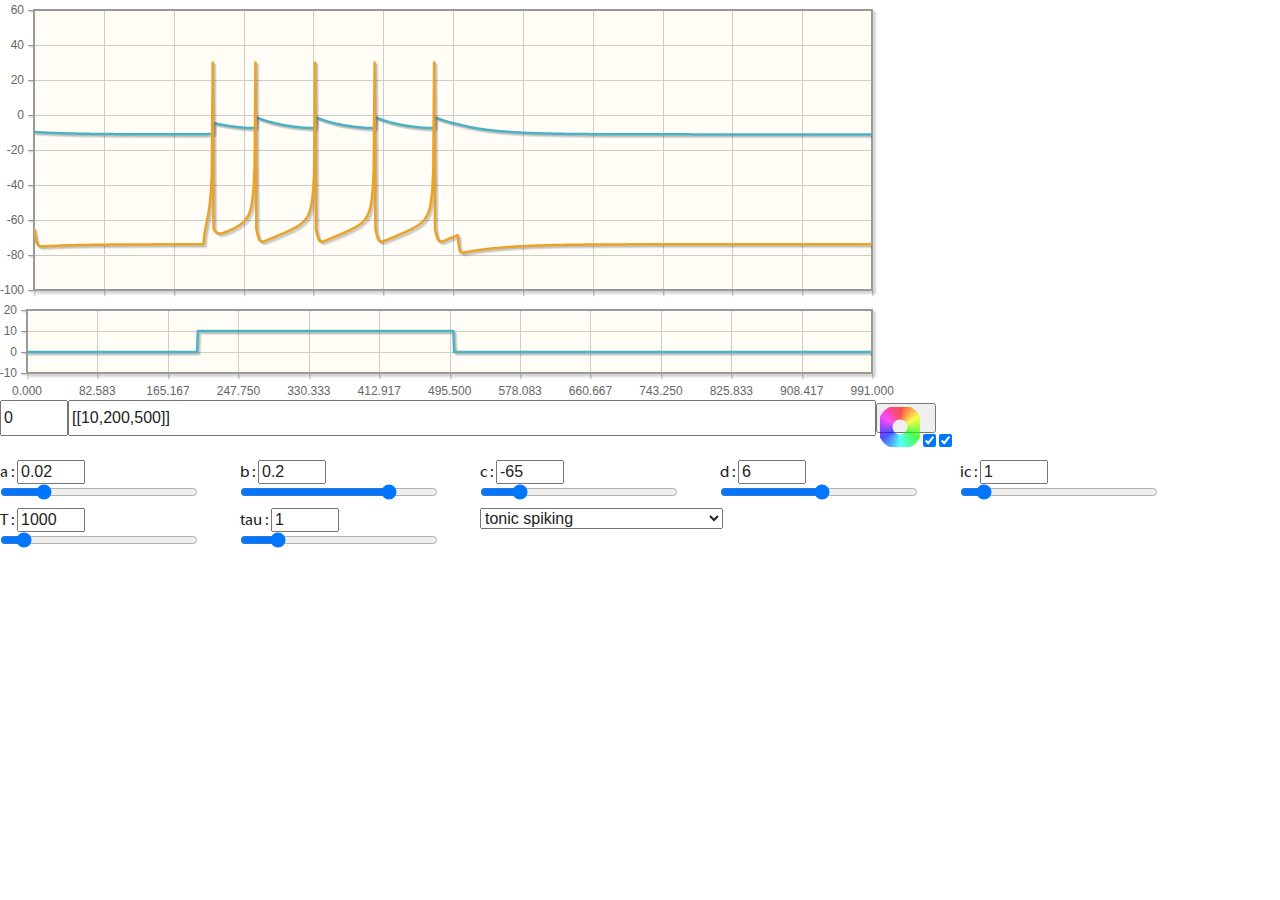
<file: index.html>
<!doctype html>
<!-- paulirish.com/2008/conditional-stylesheets-vs-css-hacks-answer-neither/ -->
<!--[if lt IE 7]> <html class="no-js lt-ie9 lt-ie8 lt-ie7" lang="en"> <![endif]-->
<!--[if IE 7]>    <html class="no-js lt-ie9 lt-ie8" lang="en"> <![endif]-->
<!--[if IE 8]>    <html class="no-js lt-ie9" lang="en"> <![endif]-->
<!-- Consider adding a manifest.appcache: h5bp.com/d/Offline -->
<!--[if gt IE 8]><!--> <html class="no-js" lang="en"> <!--<![endif]-->
<head>
  <meta charset="utf-8">

  <meta http-equiv="X-UA-Compatible" content="IE=edge,chrome=1">

  <title></title>
  <meta name="description" content="">

  <meta name="viewport" content="width=device-width">

  <link rel="stylesheet" href="css/style.css">
  <link rel="stylesheet" type="text/css" href="css/jquery.jqplot.css" />

  <script src="js/libs/modernizr-2.5.3.min.js"></script>
</head>
<body>

	<div style="width:900px;">
		<div id="chartdiv"></div>

		<div id="chartdiv2"></div>
	</div>
	
	<div id="phasechartdiv">
		<canvas id="phaseCanvas" width="400" height="400">
		</canvas>
		<canvas id="compasCanvas" width="40" height="40">
		</canvas>
		<input id="refreshBounds" value="checked" checked="true" type="checkbox"></input>
		<input id="showU" value="checked" checked="true" type="checkbox"></input>
	</div>
	
	<div id="inputControl"> 

	</div>

	<div id="sliders"> 

	</div>



  <footer>

  </footer>


  <!-- JavaScript at the bottom for fast page loading -->

<script src="js/libs/jquery-1.7.1.min.js"></script>

<script language="javascript" type="text/javascript" src="js/libs/jquery.jqplot.js"></script>


<script type="text/javascript" src="js/libs/plugins/jqplot.canvasTextRenderer.min.js"></script>
<script type="text/javascript" src="js/libs/plugins/jqplot.canvasAxisLabelRenderer.min.js"></script>

  <!-- scripts concatenated and minified via build script -->
  <script src="js/plugins.js"></script>
  <script src="js/solver.js"></script>
  <script src="js/script.js"></script>
  <!-- end scripts -->


</body>
</html>
</file>
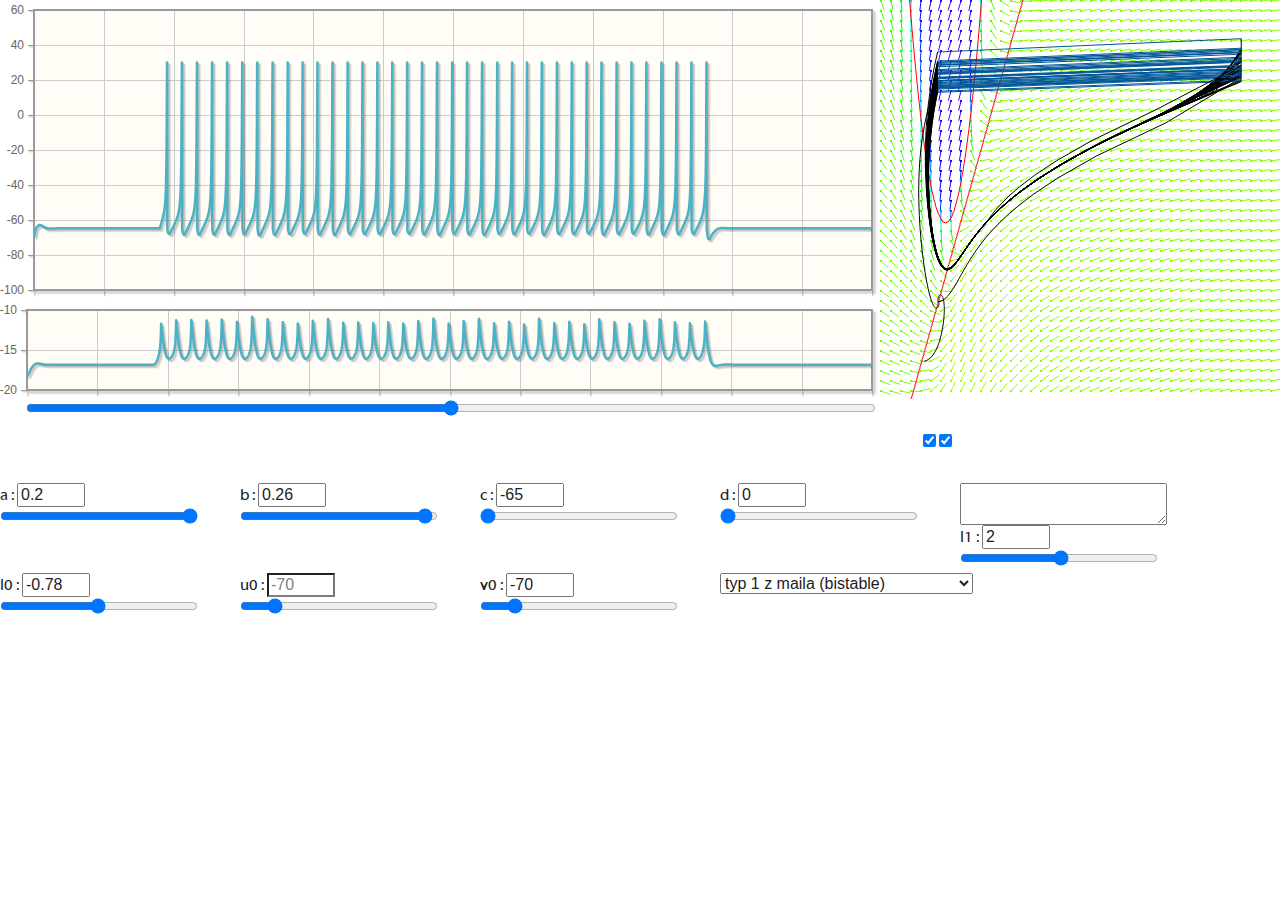
<file: index2.html>
<!doctype html>
<!-- paulirish.com/2008/conditional-stylesheets-vs-css-hacks-answer-neither/ -->
<!--[if lt IE 7]> <html class="no-js lt-ie9 lt-ie8 lt-ie7" lang="en"> <![endif]-->
<!--[if IE 7]>    <html class="no-js lt-ie9 lt-ie8" lang="en"> <![endif]-->
<!--[if IE 8]>    <html class="no-js lt-ie9" lang="en"> <![endif]-->
<!-- Consider adding a manifest.appcache: h5bp.com/d/Offline -->
<!--[if gt IE 8]><!--> <html class="no-js" lang="en"> <!--<![endif]-->
<head>
  <meta charset="utf-8">

  <!-- Use the .htaccess and remove these lines to avoid edge case issues.
       More info: h5bp.com/i/378 -->
  <meta http-equiv="X-UA-Compatible" content="IE=edge,chrome=1">

  <title></title>
  <meta name="description" content="">

  <!-- Mobile viewport optimized: h5bp.com/viewport -->
  <meta name="viewport" content="width=device-width">

  <!-- Place favicon.ico and apple-touch-icon.png in the root directory: mathiasbynens.be/notes/touch-icons -->

  <link rel="stylesheet" href="css/style.css">
  <link rel="stylesheet" type="text/css" href="css/jquery.jqplot.css" />


  <!-- All JavaScript at the bottom, except this Modernizr build.
       Modernizr enables HTML5 elements & feature detects for optimal performance.
       Create your own custom Modernizr build: www.modernizr.com/download/ -->
  <script src="js/libs/modernizr-2.5.3.min.js"></script>
</head>


  </header>


	<div style="width:900px;">
		<div id="chartdiv"></div>

		<div id="chartdiv2"></div>
        <input type="range" id="PPtime" min="0" step="1" max="1000" style="margin-left: 26px;width: 850px;"></input>
	</div>
	
	<div id="phasechartdiv">
		<canvas id="phaseCanvas" width="400" height="400">
		</canvas>
		<canvas id="compasCanvas" width="40" height="40">
		</canvas>
		<input id="refreshBounds" value="checked" checked="true" type="checkbox"></input>
		<input id="showU" value="checked" checked="true" type="checkbox"></input>
	</div>
	
	<div id="inputControl"> 

	</div>

	<div id="sliders"> 
    <textarea id="prad"></textarea>
	</div>





<script src="js/libs/jquery-1.7.1.min.js"></script>

<script language="javascript" type="text/javascript" src="js/libs/jquery.jqplot.js"></script>

<script type="text/javascript" src="js/libs/plugins/jqplot.canvasTextRenderer.min.js"></script>
<script type="text/javascript" src="js/libs/plugins/jqplot.canvasAxisLabelRenderer.min.js"></script>
<script src="js/view.js"></script>
<script src="js/phasePlot.js"></script>
<script src="js/solver.js"></script>
<script src="js/main.js"></script>



</body>
</html>
</file>
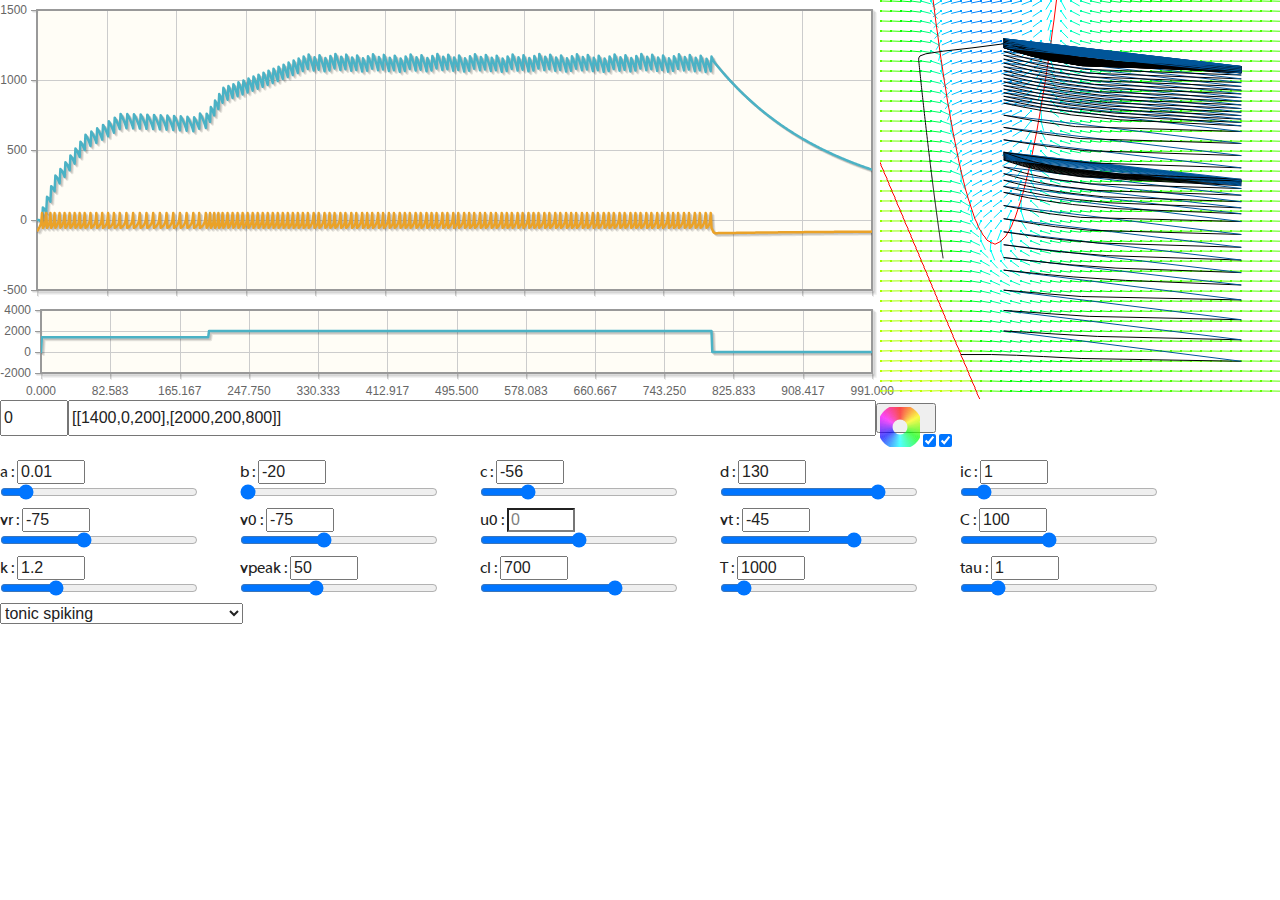
<file: indexOld.html>
<!doctype html>
<!-- paulirish.com/2008/conditional-stylesheets-vs-css-hacks-answer-neither/ -->
<!--[if lt IE 7]> <html class="no-js lt-ie9 lt-ie8 lt-ie7" lang="en"> <![endif]-->
<!--[if IE 7]>    <html class="no-js lt-ie9 lt-ie8" lang="en"> <![endif]-->
<!--[if IE 8]>    <html class="no-js lt-ie9" lang="en"> <![endif]-->
<!-- Consider adding a manifest.appcache: h5bp.com/d/Offline -->
<!--[if gt IE 8]><!--> <html class="no-js" lang="en"> <!--<![endif]-->
<head>
  <meta charset="utf-8">

  <!-- Use the .htaccess and remove these lines to avoid edge case issues.
       More info: h5bp.com/i/378 -->
  <meta http-equiv="X-UA-Compatible" content="IE=edge,chrome=1">

  <title></title>
  <meta name="description" content="">

  <!-- Mobile viewport optimized: h5bp.com/viewport -->
  <meta name="viewport" content="width=device-width">

  <!-- Place favicon.ico and apple-touch-icon.png in the root directory: mathiasbynens.be/notes/touch-icons -->

  <link rel="stylesheet" href="css/style.css">
  <link rel="stylesheet" type="text/css" href="css/jquery.jqplot.css" />

  <!-- More ideas for your <head> here: h5bp.com/d/head-Tips -->

  <!-- All JavaScript at the bottom, except this Modernizr build.
       Modernizr enables HTML5 elements & feature detects for optimal performance.
       Create your own custom Modernizr build: www.modernizr.com/download/ -->
  <script src="js/libs/modernizr-2.5.3.min.js"></script>
</head>
<body>
  <!-- Prompt IE 6 users to install Chrome Frame. Remove this if you support IE 6.
       chromium.org/developers/how-tos/chrome-frame-getting-started -->
  <!--[if lt IE 7]><p class=chromeframe>Your browser is <em>ancient!</em> <a href="http://browsehappy.com/">Upgrade to a different browser</a> or <a href="http://www.google.com/chromeframe/?redirect=true">install Google Chrome Frame</a> to experience this site.</p><![endif]-->
  <header>

  </header>


	<div style="width:900px;">
		<div id="chartdiv"></div>

		<div id="chartdiv2"></div>
	</div>
	
	<div id="phasechartdiv">
		<canvas id="phaseCanvas" width="400" height="400">
		</canvas>
		<canvas id="compasCanvas" width="40" height="40">
		</canvas>
		<input id="refreshBounds" value="checked" checked="true" type="checkbox"></input>
		<input id="showU" value="checked" checked="true" type="checkbox"></input>
	</div>
	
	<div id="inputControl"> 

	</div>

	<div id="sliders"> 

	</div>



  <footer>

  </footer>


  <!-- JavaScript at the bottom for fast page loading -->

<script src="js/libs/jquery-1.7.1.min.js"></script>

<script language="javascript" type="text/javascript" src="js/libs/jquery.jqplot.js"></script>


<script type="text/javascript" src="js/libs/plugins/jqplot.canvasTextRenderer.min.js"></script>
<script type="text/javascript" src="js/libs/plugins/jqplot.canvasAxisLabelRenderer.min.js"></script>

  <!-- scripts concatenated and minified via build script -->
  <script src="js/plugins.js"></script>
  <script src="js/scriptOld.js"></script>
  <!-- end scripts -->


</body>
</html>
</file>
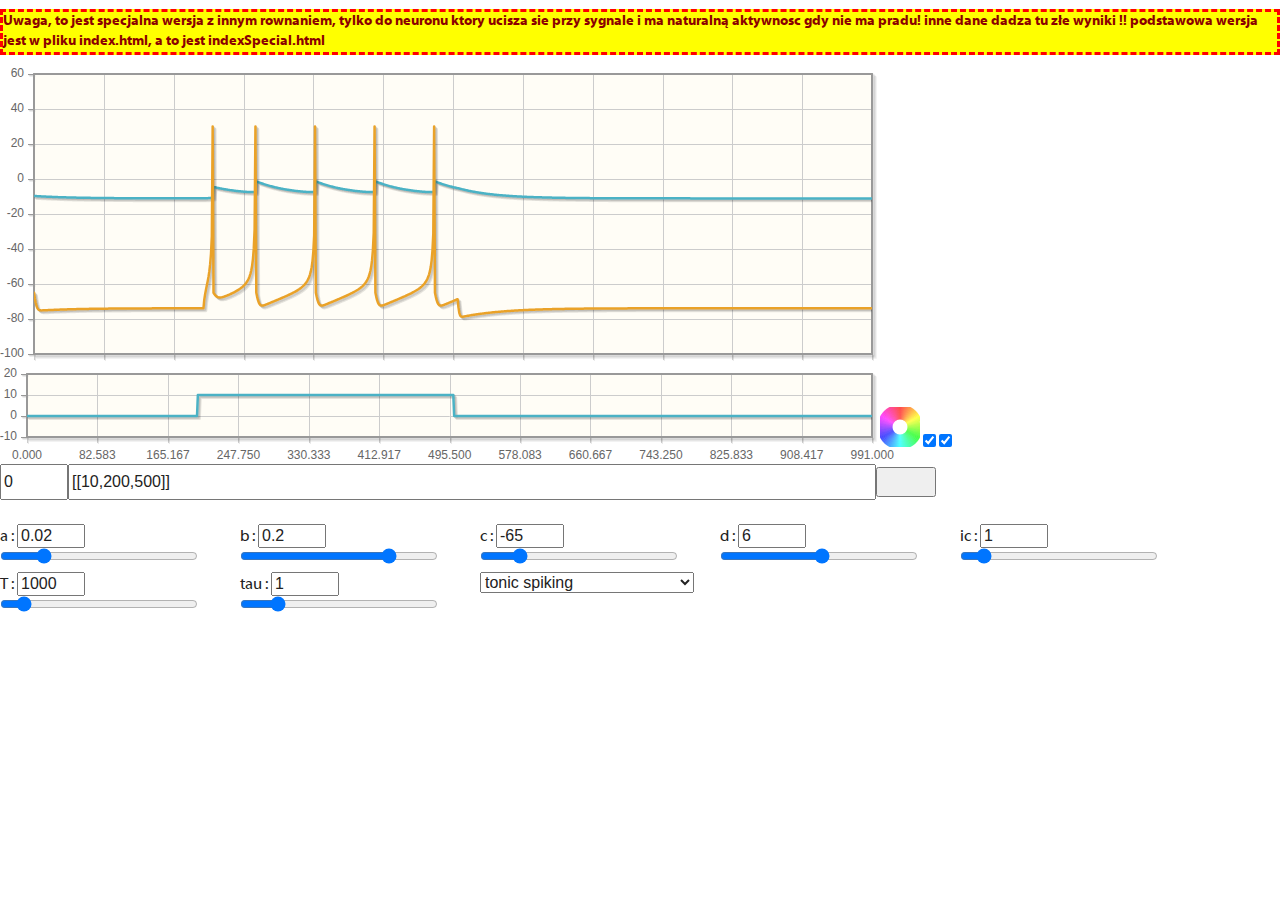
<file: indexSpecial.html>
﻿<!doctype html>
<!-- paulirish.com/2008/conditional-stylesheets-vs-css-hacks-answer-neither/ -->
<!--[if lt IE 7]> <html class="no-js lt-ie9 lt-ie8 lt-ie7" lang="en"> <![endif]-->
<!--[if IE 7]>    <html class="no-js lt-ie9 lt-ie8" lang="en"> <![endif]-->
<!--[if IE 8]>    <html class="no-js lt-ie9" lang="en"> <![endif]-->
<!-- Consider adding a manifest.appcache: h5bp.com/d/Offline -->
<!--[if gt IE 8]><!--> <html class="no-js" lang="en"> <!--<![endif]-->
<head>
  <meta charset="utf-8">

  <meta http-equiv="X-UA-Compatible" content="IE=edge,chrome=1">

  <title></title>
  <meta name="description" content="">

  <meta name="viewport" content="width=device-width">

  <link rel="stylesheet" href="css/style.css">
  <link rel="stylesheet" type="text/css" href="css/jquery.jqplot.css" />

  <script src="js/libs/modernizr-2.5.3.min.js"></script>
</head>
<body>
<h1 style="font-size:14px;color:darkred;border:3px dashed red;background-color:yellow;">Uwaga, to jest specjalna wersja z innym rownaniem, tylko do neuronu ktory ucisza sie przy sygnale i ma naturalną aktywnosc gdy nie ma pradu! inne dane dadza tu złe wyniki !! podstawowa wersja jest w pliku index.html, a to jest indexSpecial.html</h1>
	<div style="width:900px;">
		<div id="chartdiv"></div>

		<div id="chartdiv2"></div>
	</div>
	
	<div id="phasechartdiv">
		<canvas id="phaseCanvas" width="400" height="400">
		</canvas>
		<canvas id="compasCanvas" width="40" height="40">
		</canvas>
		<input id="refreshBounds" value="checked" checked="true" type="checkbox"></input>
		<input id="showU" value="checked" checked="true" type="checkbox"></input>
	</div>
	
	<div id="inputControl"> 

	</div>

	<div id="sliders"> 

	</div>



  <footer>

  </footer>


  <!-- JavaScript at the bottom for fast page loading -->

<script src="js/libs/jquery-1.7.1.min.js"></script>

<script language="javascript" type="text/javascript" src="js/libs/jquery.jqplot.js"></script>


<script type="text/javascript" src="js/libs/plugins/jqplot.canvasTextRenderer.min.js"></script>
<script type="text/javascript" src="js/libs/plugins/jqplot.canvasAxisLabelRenderer.min.js"></script>

  <!-- scripts concatenated and minified via build script -->
  <script src="js/plugins.js"></script>
  <script src="js/solver.js"></script>
  <script src="js/script2.js"></script>
  <!-- end scripts -->


</body>
</html>
</file>
<file: css/style.css>
/*
 * HTML5 Boilerplate
 *
 * What follows is the result of much research on cross-browser styling.
 * Credit left inline and big thanks to Nicolas Gallagher, Jonathan Neal,
 * Kroc Camen, and the H5BP dev community and team.
 *
 * Detailed information about this CSS: h5bp.com/css
 *
 * ==|== normalize ==========================================================
 */


/* =============================================================================
   HTML5 display definitions
   ========================================================================== */

article, aside, details, figcaption, figure, footer, header, hgroup, nav, section { display: block; }
audio, canvas, video { display: inline-block; *display: inline; *zoom: 1; }
audio:not([controls]) { display: none; }
[hidden] { display: none; }


/* =============================================================================
   Base
   ========================================================================== */

/*
 * 1. Correct text resizing oddly in IE6/7 when body font-size is set using em units
 * 2. Prevent iOS text size adjust on device orientation change, without disabling user zoom: h5bp.com/g
 */

html { font-size: 100%; -webkit-text-size-adjust: 100%; -ms-text-size-adjust: 100%; }

html, button, input, select, textarea { font-family: sans-serif; color: #222; }

body { margin: 0; font-size: 1em; line-height: 1.4; }

/*
 * Remove text-shadow in selection highlight: h5bp.com/i
 * These selection declarations have to be separate
 * Also: hot pink! (or customize the background color to match your design)
 */

::-moz-selection { background: #fe57a1; color: #fff; text-shadow: none; }
::selection { background: #fe57a1; color: #fff; text-shadow: none; }


/* =============================================================================
   Links
   ========================================================================== */

a { color: #00e; }
a:visited { color: #551a8b; }
a:hover { color: #06e; }
a:focus { outline: thin dotted; }

/* Improve readability when focused and hovered in all browsers: h5bp.com/h */
a:hover, a:active { outline: 0; }


/* =============================================================================
   Typography
   ========================================================================== */

abbr[title] { border-bottom: 1px dotted; }

b, strong { font-weight: bold; }

blockquote { margin: 1em 40px; }

dfn { font-style: italic; }

hr { display: block; height: 1px; border: 0; border-top: 1px solid #ccc; margin: 1em 0; padding: 0; }

ins { background: #ff9; color: #000; text-decoration: none; }

mark { background: #ff0; color: #000; font-style: italic; font-weight: bold; }

/* Redeclare monospace font family: h5bp.com/j */
pre, code, kbd, samp { font-family: monospace, serif; _font-family: 'courier new', monospace; font-size: 1em; }

/* Improve readability of pre-formatted text in all browsers */
pre { white-space: pre; white-space: pre-wrap; word-wrap: break-word; }

q { quotes: none; }
q:before, q:after { content: ""; content: none; }

small { font-size: 85%; }

/* Position subscript and superscript content without affecting line-height: h5bp.com/k */
sub, sup { font-size: 75%; line-height: 0; position: relative; vertical-align: baseline; }
sup { top: -0.5em; }
sub { bottom: -0.25em; }


/* =============================================================================
   Lists
   ========================================================================== */

ul, ol { margin: 1em 0; padding: 0 0 0 40px; }
dd { margin: 0 0 0 40px; }
nav ul, nav ol { list-style: none; list-style-image: none; margin: 0; padding: 0; }


/* =============================================================================
   Embedded content
   ========================================================================== */

/*
 * 1. Improve image quality when scaled in IE7: h5bp.com/d
 * 2. Remove the gap between images and borders on image containers: h5bp.com/i/440
 */

img { border: 0; -ms-interpolation-mode: bicubic; vertical-align: middle; }

/*
 * Correct overflow not hidden in IE9
 */

svg:not(:root) { overflow: hidden; }


/* =============================================================================
   Figures
   ========================================================================== */

figure { margin: 0; }


/* =============================================================================
   Forms
   ========================================================================== */

form { margin: 0; }
fieldset { border: 0; margin: 0; padding: 0; }

/* Indicate that 'label' will shift focus to the associated form element */
label { cursor: pointer; }

/*
 * 1. Correct color not inheriting in IE6/7/8/9
 * 2. Correct alignment displayed oddly in IE6/7
 */

legend { border: 0; *margin-left: -7px; padding: 0; white-space: normal; }

/*
 * 1. Correct font-size not inheriting in all browsers
 * 2. Remove margins in FF3/4 S5 Chrome
 * 3. Define consistent vertical alignment display in all browsers
 */

button, input, select, textarea { font-size: 100%; margin: 0; vertical-align: baseline; *vertical-align: middle; }

/*
 * 1. Define line-height as normal to match FF3/4 (set using !important in the UA stylesheet)
 */

button, input { line-height: normal; }

/*
 * 1. Display hand cursor for clickable form elements
 * 2. Allow styling of clickable form elements in iOS
 * 3. Correct inner spacing displayed oddly in IE7 (doesn't effect IE6)
 */

button, input[type="button"], input[type="reset"], input[type="submit"] { cursor: pointer; -webkit-appearance: button; *overflow: visible; }

/*
 * Re-set default cursor for disabled elements
 */

button[disabled], input[disabled] { cursor: default; }

/*
 * Consistent box sizing and appearance
 */

input[type="checkbox"], input[type="radio"] { box-sizing: border-box; padding: 0; *width: 13px; *height: 13px; }
input[type="search"] { -webkit-appearance: textfield; -moz-box-sizing: content-box; -webkit-box-sizing: content-box; box-sizing: content-box; }
input[type="search"]::-webkit-search-decoration, input[type="search"]::-webkit-search-cancel-button { -webkit-appearance: none; }

/*
 * Remove inner padding and border in FF3/4: h5bp.com/l
 */

button::-moz-focus-inner, input::-moz-focus-inner { border: 0; padding: 0; }

/*
 * 1. Remove default vertical scrollbar in IE6/7/8/9
 * 2. Allow only vertical resizing
 */

textarea { overflow: auto; vertical-align: top; resize: vertical; }

/* Colors for form validity */
input:valid, textarea:valid {  }
input:invalid, textarea:invalid { background-color: #f0dddd; }


/* =============================================================================
   Tables
   ========================================================================== */

table { border-collapse: collapse; border-spacing: 0; }
td { vertical-align: top; }


/* =============================================================================
   Chrome Frame Prompt
   ========================================================================== */

.chromeframe { margin: 0.2em 0; background: #ccc; color: black; padding: 0.2em 0; }


/* ==|== primary styles =====================================================
   Author:
   ========================================================================== */


#currentu0 {
    color:gray;
    border-bottom-color: gray;
}

p {

    font-size: 11px;
    margin:0px;
    padding:0px;
    fotn-size:10px;
    line-height: 15px;
}

@font-face {
    font-family: "Myriad";
    src: url("myriad-web-pro.ttf");
}
@font-face {
    font-family: "Myriad";
    font-weight: bold;
    src: url("myriad-web-pro-bold.ttf");
}
body {
    font-family: 'Myriad';
    -moz-user-select: none;
    -khtml-user-select: none;
    user-select: none;
}




div#sliders div.sliderDiv {
float:left;
width:220px;
margin-right:20px;
position:relative;
}

div#sliders input {
width:60px;
}

div#sliders input[type='range'] {
width:90%;
}

div#chartdiv {
width:98%;
}

div#phasechartdiv {
width:400px;
height:400px;
position:absolute;
top:0;
right:0;
}

div#chartdiv2 {
height:100px;
width:98%;
}

div#inputControl {
height:60px;
}

div#inputControl input#zero{
height:30px;
width:60px;
}

div#inputControl input#pulses{
height:30px;
width:800px;
}

div#inputControl input#updateInput{
height:30px;
width:60px;
}

div.boundsCtrls {
display:none;
}


/* ==|== media queries ======================================================
   EXAMPLE Media Query for Responsive Design.
   This example overrides the primary ('mobile first') styles
   Modify as content requires.
   ========================================================================== */

@media only screen and (min-width: 35em) {
  /* Style adjustments for viewports that meet the condition */
}



/* ==|== non-semantic helper classes ========================================
   Please define your styles before this section.
   ========================================================================== */

/* For image replacement */
.ir { display: block; border: 0; text-indent: -999em; overflow: hidden; background-color: transparent; background-repeat: no-repeat; text-align: left; direction: ltr; *line-height: 0; }
.ir br { display: none; }

/* Hide from both screenreaders and browsers: h5bp.com/u */
.hidden { display: none !important; visibility: hidden; }

/* Hide only visually, but have it available for screenreaders: h5bp.com/v */
.visuallyhidden { border: 0; clip: rect(0 0 0 0); height: 1px; margin: -1px; overflow: hidden; padding: 0; position: absolute; width: 1px; }

/* Extends the .visuallyhidden class to allow the element to be focusable when navigated to via the keyboard: h5bp.com/p */
.visuallyhidden.focusable:active, .visuallyhidden.focusable:focus { clip: auto; height: auto; margin: 0; overflow: visible; position: static; width: auto; }

/* Hide visually and from screenreaders, but maintain layout */
.invisible { visibility: hidden; }

/* Contain floats: h5bp.com/q */
.clearfix:before, .clearfix:after { content: ""; display: table; }
.clearfix:after { clear: both; }
.clearfix { *zoom: 1; }



/* ==|== print styles =======================================================
   Print styles.
   Inlined to avoid required HTTP connection: h5bp.com/r
   ========================================================================== */

@media print {
  * { background: transparent !important; color: black !important; box-shadow:none !important; text-shadow: none !important; filter:none !important; -ms-filter: none !important; } /* Black prints faster: h5bp.com/s */
  a, a:visited { text-decoration: underline; }
  a[href]:after { content: " (" attr(href) ")"; }
  abbr[title]:after { content: " (" attr(title) ")"; }
  .ir a:after, a[href^="javascript:"]:after, a[href^="#"]:after { content: ""; }  /* Don't show links for images, or javascript/internal links */
  pre, blockquote { border: 1px solid #999; page-break-inside: avoid; }
  thead { display: table-header-group; } /* h5bp.com/t */
  tr, img { page-break-inside: avoid; }
  img { max-width: 100% !important; }
  @page { margin: 0.5cm; }
  p, h2, h3 { orphans: 3; widows: 3; }
  h2, h3 { page-break-after: avoid; }
}
</file>
